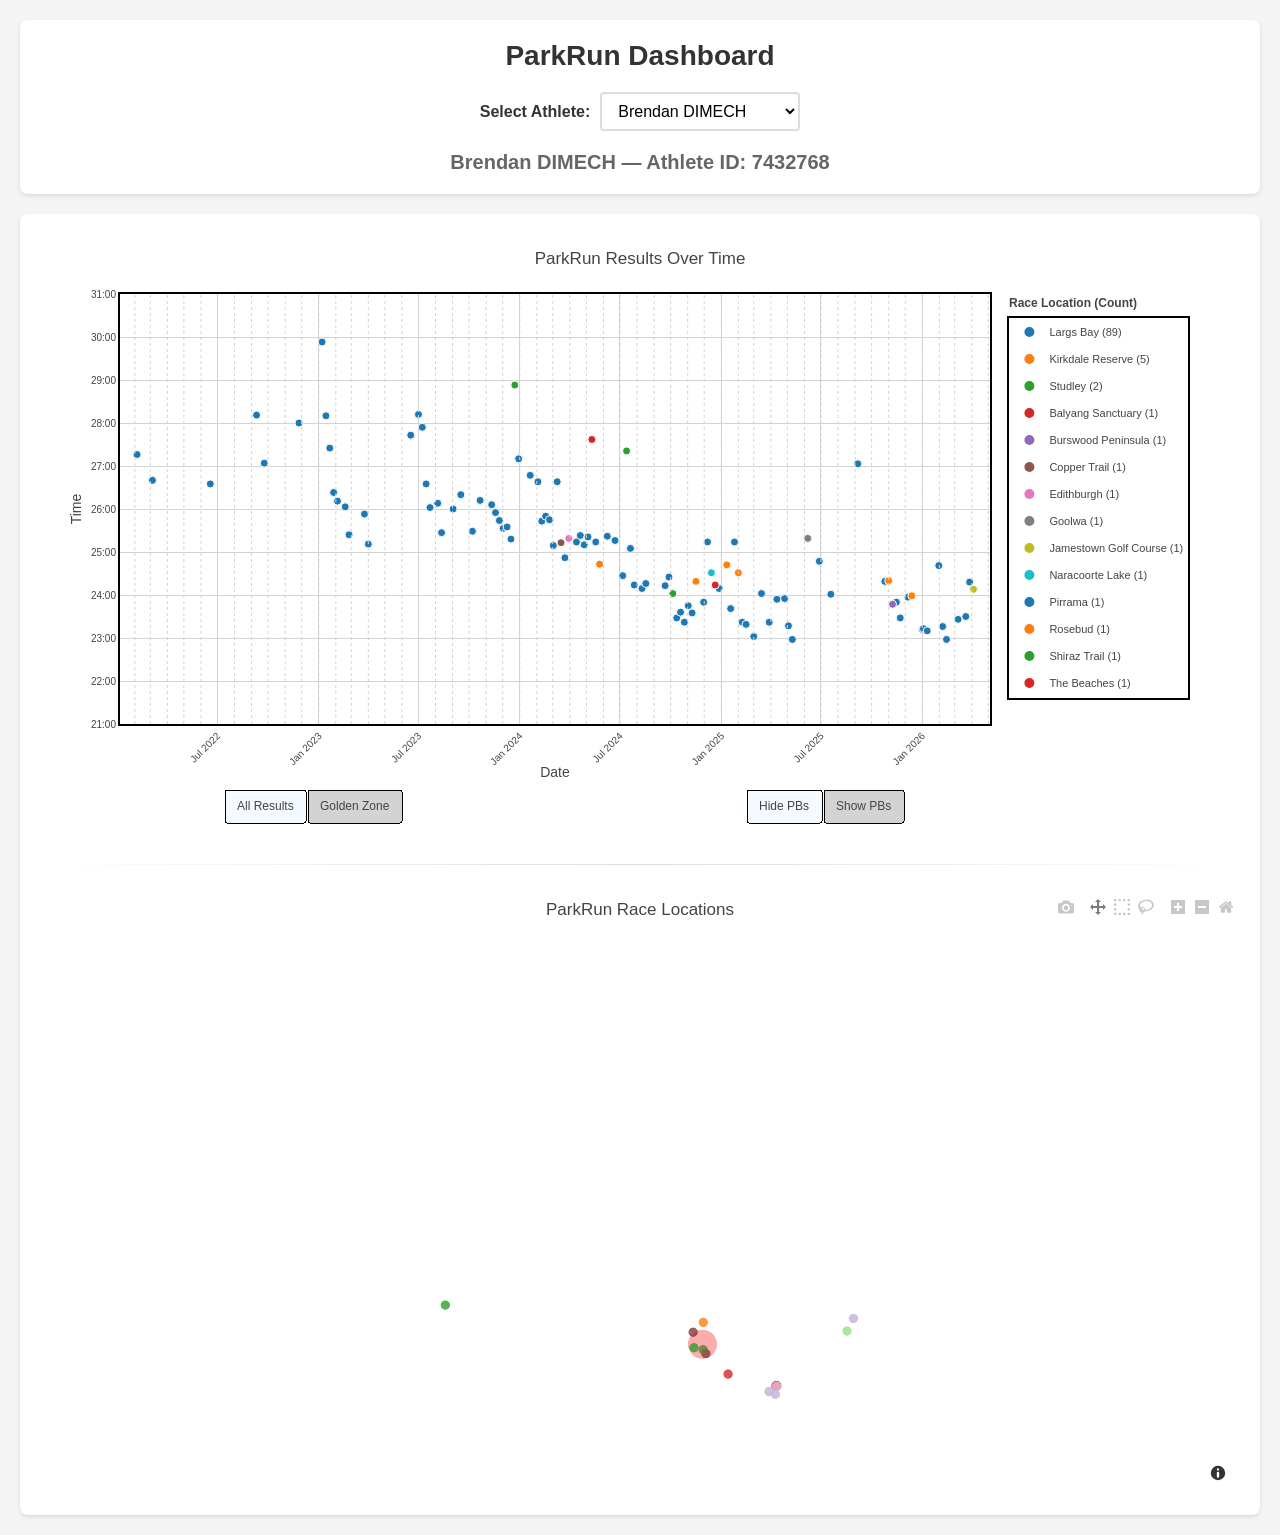
<file: index.html>
<!DOCTYPE html>
<html lang="en">
<head>
    <meta charset="UTF-8">
    <meta name="viewport" content="width=device-width, initial-scale=1.0">
    <title>ParkRun Dashboard</title>
    <link rel="stylesheet" href="static/style.css">
</head>
<body>
    <div class="container">
        <header class="dashboard-header">
            <h1>ParkRun Dashboard</h1>

            <div class="athlete-selector">
                <label for="athlete-select">Select Athlete:</label>
                <select id="athlete-select">
                    <option>Loading...</option>
                </select>
            </div>

            <h2 id="athlete-heading">Loading...</h2>
        </header>

        <div class="dashboard-content">
            <div class="chart-container" id="chart-container">
                <div class="no-results">Loading chart...</div>
            </div>

            <div class="map-container" id="map-container">
                <div class="no-results">Loading map...</div>
            </div>
        </div>
    </div>
    <script src="https://cdn.plot.ly/plotly-2.35.2.min.js"></script>
    <script type="module" src="static/app.js?v=4"></script>
</body>
</html>
</file>
<file: static/style.css>
body {
    font-family: Arial, sans-serif;
    margin: 0;
    padding: 0;
    background-color: #f4f4f4;
}

.container {
    max-width: 1400px;
    margin: 0 auto;
    padding: 20px;
}

h1 {
    color: #333;
}

.dashboard-header {
    background-color: white;
    padding: 20px;
    border-radius: 8px;
    box-shadow: 0 2px 4px rgba(0,0,0,0.1);
    margin-bottom: 20px;
    text-align: center;
}

.dashboard-header h1 {
    margin: 0 0 20px 0;
    font-size: 28px;
}

.dashboard-header h2 {
    margin: 20px 0 0 0;
    font-size: 20px;
    color: #666;
}

.athlete-selector {
    margin: 20px 0;
    display: flex;
    align-items: center;
    justify-content: center;
    gap: 10px;
}

.athlete-selector label {
    font-size: 16px;
    font-weight: bold;
    color: #333;
}

.athlete-selector select {
    padding: 8px 12px;
    font-size: 16px;
    border: 2px solid #ddd;
    border-radius: 4px;
    background-color: white;
    cursor: pointer;
    min-width: 200px;
}

.athlete-selector select:hover {
    border-color: #999;
}

.athlete-selector select:focus {
    outline: none;
    border-color: #4CAF50;
}

.dashboard-content {
    background-color: white;
    padding: 20px;
    border-radius: 8px;
    box-shadow: 0 2px 4px rgba(0,0,0,0.1);
}

.chart-container {
    width: 100%;
    min-height: 600px;
}

.no-results {
    text-align: center;
    padding: 60px 20px;
    font-size: 18px;
    color: #666;
    background-color: #f9f9f9;
    border-radius: 8px;
    border: 2px dashed #ddd;
}

/* Map container styling */
.map-container {
    width: 100%;
    min-height: 600px;
    margin-top: 30px;
}

/* Optional visual separator between chart and map */
.chart-container::after {
    content: '';
    display: block;
    height: 1px;
    background: linear-gradient(to right, transparent, #ddd, transparent);
    margin: 30px 0;
}
</file>
